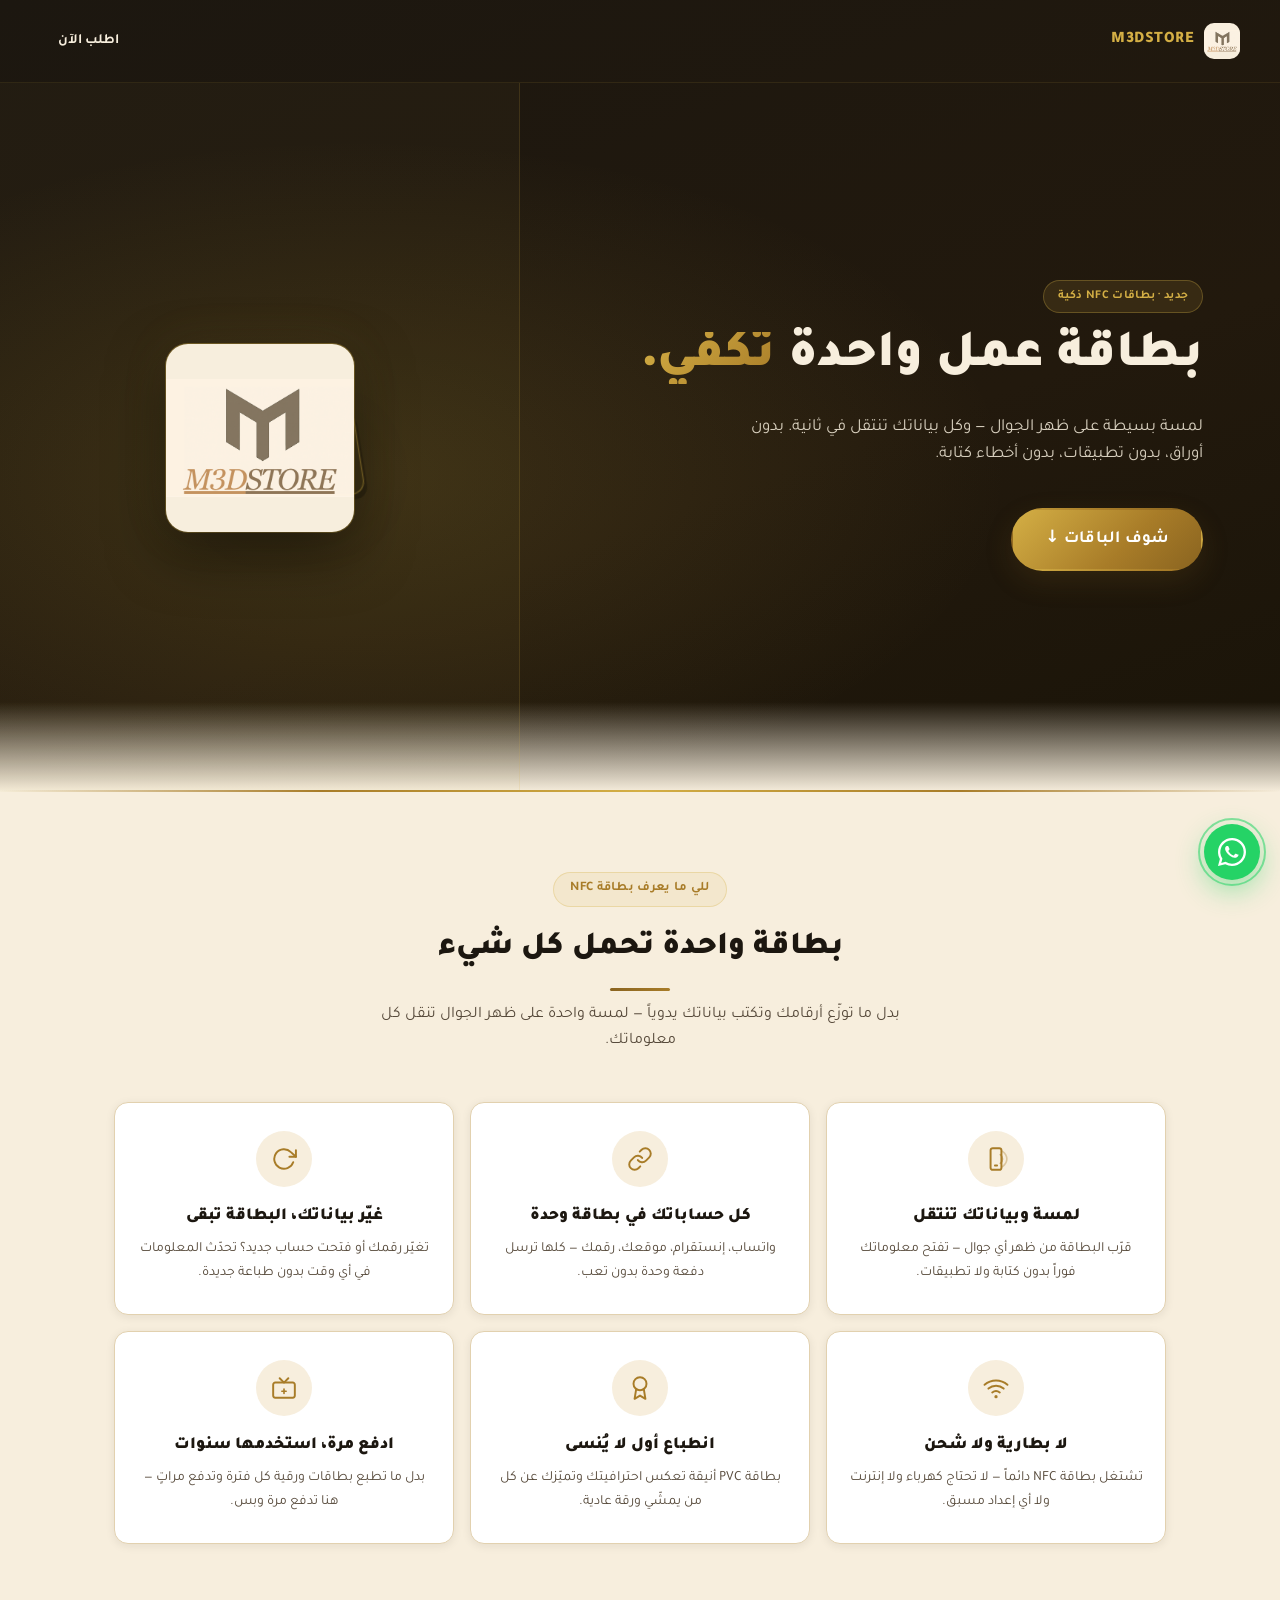
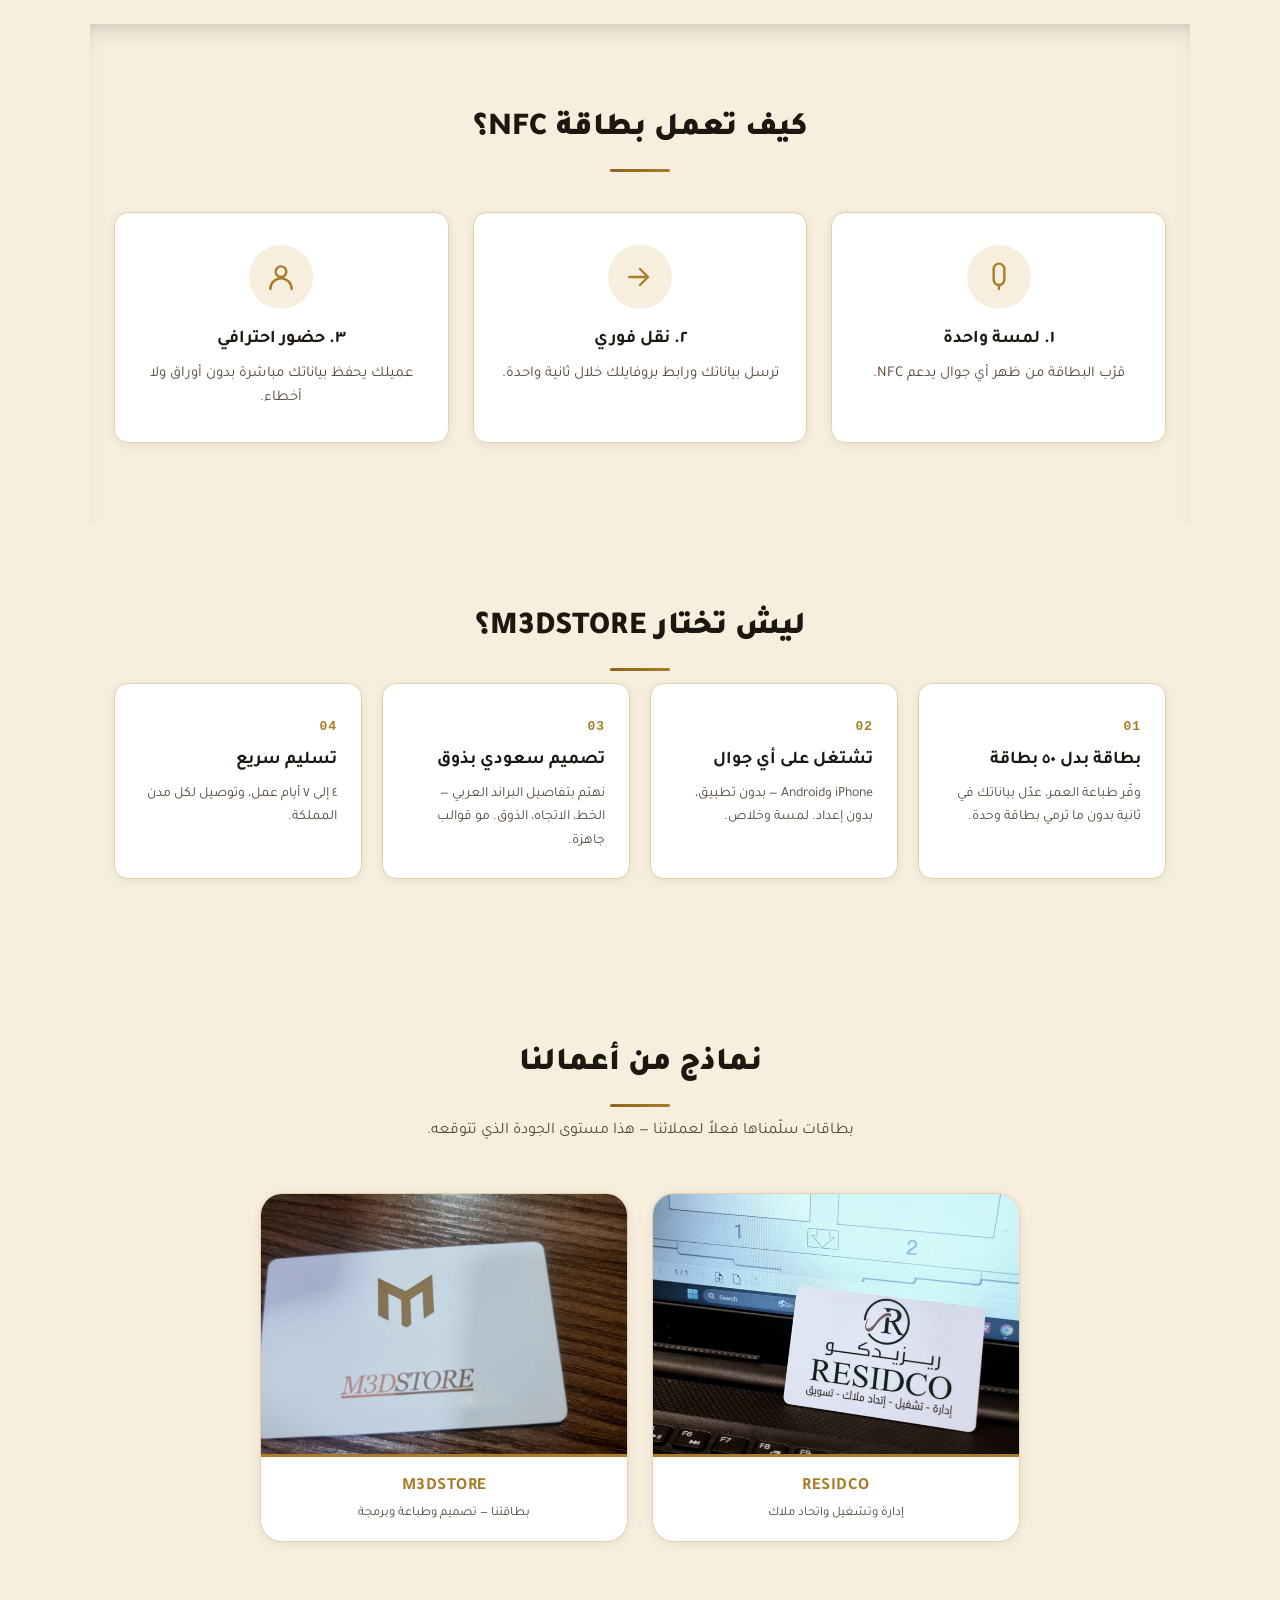
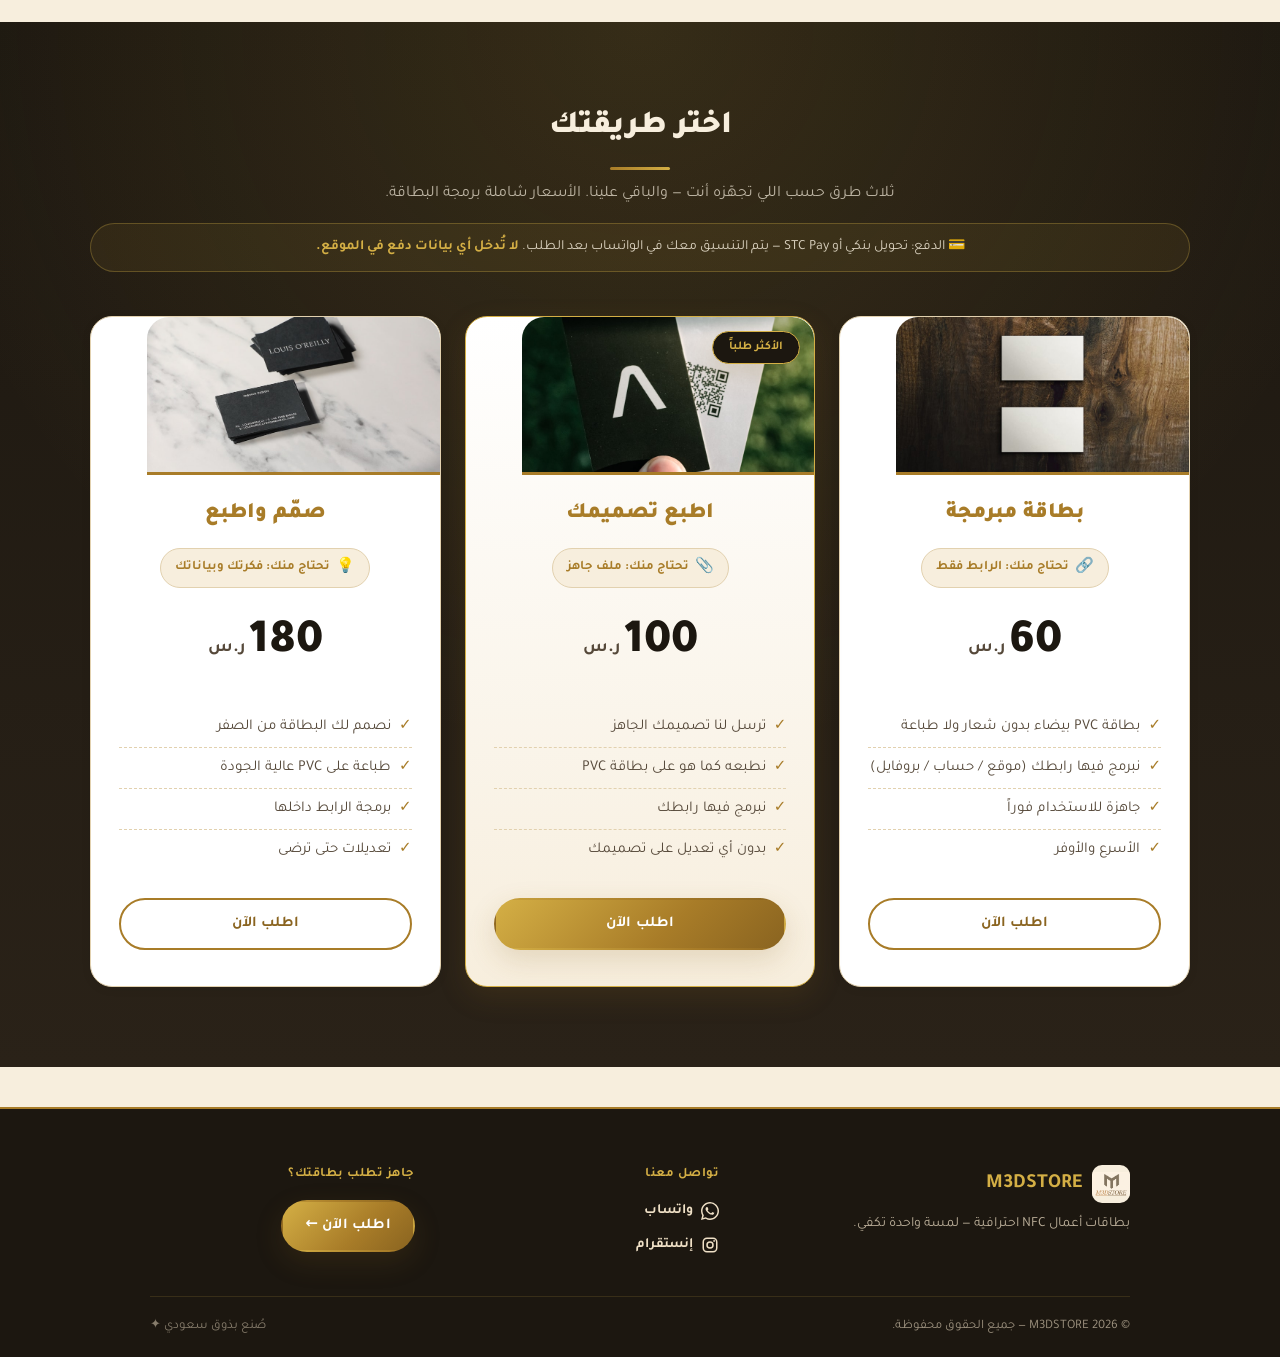
<file: index.html>
<!DOCTYPE html>
<html lang="ar" dir="rtl">
<head>
  <meta charset="UTF-8" />
  <meta name="viewport" content="width=device-width, initial-scale=1.0" />
  <title>M3DSTORE — بطاقات أعمال ذكية NFC</title>
  <meta name="description" content="بطاقات أعمال NFC من نوع PVC مع تصميم وطباعة احترافية. اطلب بطاقتك الذكية بلمسة واحدة." />
  <link rel="preconnect" href="https://fonts.googleapis.com" />
  <link rel="preconnect" href="https://fonts.gstatic.com" crossorigin />
  <link href="https://fonts.googleapis.com/css2?family=Tajawal:wght@400;500;700;900&display=swap" rel="stylesheet" />
  <link rel="stylesheet" href="assets/css/styles.css" />
</head>
<body>

  <header class="hero">
    <nav class="nav">
      <div class="nav-brand">
        <img src="assets/images/logo.png" alt="M3DSTORE" class="nav-logo" onerror="this.style.display='none'" />
        <span class="nav-name">M3DSTORE</span>
      </div>
      <a href="#packages" class="btn btn-ghost">اطلب الآن</a>
    </nav>

    <div class="hero-poster">
      <div class="hero-poster-text">
        <span class="hero-eyebrow">جديد · بطاقات NFC ذكية</span>
        <h1 class="hero-title">بطاقة عمل واحدة <span class="accent">تكفي.</span></h1>
        <p class="hero-sub">لمسة بسيطة على ظهر الجوال — وكل بياناتك تنتقل في ثانية. بدون أوراق، بدون تطبيقات، بدون أخطاء كتابة.</p>
        <a href="#packages" class="btn btn-primary btn-lg">شوف الباقات ↓</a>
      </div>
      <div class="hero-poster-visual">
        <div class="hero-logo-wrap">
          <span class="nfc-wave"></span>
          <span class="nfc-wave"></span>
          <span class="nfc-wave"></span>
          <svg class="hero-nfc-card" viewBox="0 0 200 200" fill="none" xmlns="http://www.w3.org/2000/svg" aria-hidden="true">
            <rect x="30" y="63" width="144" height="90" rx="13" fill="rgba(0,0,0,0.28)" transform="translate(3,6)"/>
            <rect x="30" y="63" width="144" height="90" rx="13" fill="rgba(212,175,69,0.09)" stroke="rgba(212,175,69,0.45)" stroke-width="1.5"/>
            <rect x="31.5" y="64.5" width="141" height="26" rx="12" fill="rgba(255,255,255,0.03)"/>
            <rect x="44" y="84" width="30" height="22" rx="5" fill="rgba(212,175,69,0.2)" stroke="rgba(212,175,69,0.5)" stroke-width="1"/>
            <line x1="44" y1="90" x2="74" y2="90" stroke="rgba(212,175,69,0.25)" stroke-width="0.8"/>
            <line x1="44" y1="96" x2="74" y2="96" stroke="rgba(212,175,69,0.25)" stroke-width="0.8"/>
            <line x1="44" y1="102" x2="74" y2="102" stroke="rgba(212,175,69,0.25)" stroke-width="0.8"/>
            <line x1="54" y1="84" x2="54" y2="106" stroke="rgba(212,175,69,0.25)" stroke-width="0.8"/>
            <line x1="64" y1="84" x2="64" y2="106" stroke="rgba(212,175,69,0.25)" stroke-width="0.8"/>
            <path d="M116 90 Q127 98 116 106" fill="none" stroke="#D4AF45" stroke-width="2.5" stroke-linecap="round"/>
            <path d="M124 84 Q140 98 124 112" fill="none" stroke="rgba(212,175,69,0.65)" stroke-width="2" stroke-linecap="round"/>
            <path d="M132 78 Q154 98 132 118" fill="none" stroke="rgba(212,175,69,0.3)" stroke-width="1.8" stroke-linecap="round"/>
            <rect x="44" y="124" width="56" height="5" rx="2.5" fill="rgba(212,175,69,0.45)"/>
            <rect x="44" y="134" width="38" height="4" rx="2" fill="rgba(212,175,69,0.22)"/>
          </svg>
          <img src="assets/images/logo.png" alt="شعار M3DSTORE" class="hero-logo" onerror="this.style.display='none'" />
        </div>
      </div>
    </div>
  </header>

  <section class="section nfc-intro" data-reveal>
    <span class="intro-tag">للي ما يعرف بطاقة NFC</span>
    <h2 class="section-title">بطاقة واحدة تحمل كل شيء</h2>
    <p class="section-sub">بدل ما توزّع أرقامك وتكتب بياناتك يدوياً — لمسة واحدة على ظهر الجوال تنقل كل معلوماتك.</p>
    <div class="intro-grid">

      <div class="intro-card">
        <div class="intro-icon">
          <svg viewBox="0 0 24 24" fill="none" stroke="currentColor" stroke-width="1.8" stroke-linecap="round" stroke-linejoin="round" aria-hidden="true">
            <rect x="7" y="2" width="10" height="20" rx="2"/>
            <path d="M11 18h2"/>
            <path d="M16 8q2 1.5 2 4t-2 4" stroke-width="1.5" opacity=".6"/>
            <path d="M18 5q4 3 4 7t-4 7" stroke-width="1.5" opacity=".35"/>
          </svg>
        </div>
        <h3>لمسة وبياناتك تنتقل</h3>
        <p>قرّب البطاقة من ظهر أي جوال — تفتح معلوماتك فوراً بدون كتابة ولا تطبيقات.</p>
      </div>

      <div class="intro-card">
        <div class="intro-icon">
          <svg viewBox="0 0 24 24" fill="none" stroke="currentColor" stroke-width="1.8" stroke-linecap="round" stroke-linejoin="round" aria-hidden="true">
            <path d="M10 13a5 5 0 0 0 7.54.54l3-3a5 5 0 0 0-7.07-7.07l-1.72 1.71"/>
            <path d="M14 11a5 5 0 0 0-7.54-.54l-3 3a5 5 0 0 0 7.07 7.07l1.71-1.71"/>
          </svg>
        </div>
        <h3>كل حساباتك في بطاقة وحدة</h3>
        <p>واتساب، إنستقرام، موقعك، رقمك — كلها ترسل دفعة وحدة بدون تعب.</p>
      </div>

      <div class="intro-card">
        <div class="intro-icon">
          <svg viewBox="0 0 24 24" fill="none" stroke="currentColor" stroke-width="1.8" stroke-linecap="round" stroke-linejoin="round" aria-hidden="true">
            <polyline points="23 4 23 10 17 10"/>
            <path d="M20.49 15a9 9 0 1 1-2.12-9.36L23 10"/>
          </svg>
        </div>
        <h3>غيّر بياناتك، البطاقة تبقى</h3>
        <p>تغيّر رقمك أو فتحت حساب جديد؟ تحدّث المعلومات في أي وقت بدون طباعة جديدة.</p>
      </div>

      <div class="intro-card">
        <div class="intro-icon">
          <svg viewBox="0 0 24 24" fill="none" stroke="currentColor" stroke-width="1.8" stroke-linecap="round" stroke-linejoin="round" aria-hidden="true">
            <path d="M5 12.55a11 11 0 0 1 14.08 0"/>
            <path d="M1.42 9a16 16 0 0 1 21.16 0"/>
            <path d="M8.53 16.11a6 6 0 0 1 6.95 0"/>
            <line x1="12" y1="20" x2="12.01" y2="20" stroke-width="3"/>
          </svg>
        </div>
        <h3>لا بطارية ولا شحن</h3>
        <p>تشتغل بطاقة NFC دائماً — لا تحتاج كهرباء ولا إنترنت ولا أي إعداد مسبق.</p>
      </div>

      <div class="intro-card">
        <div class="intro-icon">
          <svg viewBox="0 0 24 24" fill="none" stroke="currentColor" stroke-width="1.8" stroke-linecap="round" stroke-linejoin="round" aria-hidden="true">
            <circle cx="12" cy="8" r="6"/>
            <path d="M15.477 12.89L17 22l-5-3-5 3 1.523-9.11"/>
          </svg>
        </div>
        <h3>انطباع أول لا يُنسى</h3>
        <p>بطاقة PVC أنيقة تعكس احترافيتك وتميّزك عن كل من يمشّي ورقة عادية.</p>
      </div>

      <div class="intro-card">
        <div class="intro-icon">
          <svg viewBox="0 0 24 24" fill="none" stroke="currentColor" stroke-width="1.8" stroke-linecap="round" stroke-linejoin="round" aria-hidden="true">
            <path d="M20 7H4a2 2 0 0 0-2 2v10a2 2 0 0 0 2 2h16a2 2 0 0 0 2-2V9a2 2 0 0 0-2-2z"/>
            <path d="M16 3l-4 4-4-4"/>
            <path d="M12 13v4M10 15h4" stroke-width="1.5"/>
          </svg>
        </div>
        <h3>ادفع مرة، استخدمها سنوات</h3>
        <p>بدل ما تطبع بطاقات ورقية كل فترة وتدفع مراتٍ — هنا تدفع مرة وبس.</p>
      </div>

    </div>
  </section>

  <section class="section how" id="how" data-reveal>
    <h2 class="section-title">كيف تعمل بطاقة NFC؟</h2>
    <div class="steps">
      <div class="step">
        <div class="step-icon" aria-hidden="true">
          <svg viewBox="0 0 24 24" fill="none" stroke="currentColor" stroke-width="1.8" stroke-linecap="round" stroke-linejoin="round">
            <path d="M12 2a4 4 0 0 0-4 4v8a4 4 0 0 0 8 0V6a4 4 0 0 0-4-4z"/>
            <path d="M12 18v3"/>
          </svg>
        </div>
        <h3>١. لمسة واحدة</h3>
        <p>قرّب البطاقة من ظهر أي جوال يدعم NFC.</p>
      </div>
      <div class="step">
        <div class="step-icon" aria-hidden="true">
          <svg viewBox="0 0 24 24" fill="none" stroke="currentColor" stroke-width="1.8" stroke-linecap="round" stroke-linejoin="round">
            <path d="M4 12h12"/>
            <path d="M12 6l6 6-6 6"/>
          </svg>
        </div>
        <h3>٢. نقل فوري</h3>
        <p>ترسل بياناتك ورابط بروفايلك خلال ثانية واحدة.</p>
      </div>
      <div class="step">
        <div class="step-icon" aria-hidden="true">
          <svg viewBox="0 0 24 24" fill="none" stroke="currentColor" stroke-width="1.8" stroke-linecap="round" stroke-linejoin="round">
            <circle cx="12" cy="8" r="4"/>
            <path d="M4 21a8 8 0 0 1 16 0"/>
          </svg>
        </div>
        <h3>٣. حضور احترافي</h3>
        <p>عميلك يحفظ بياناتك مباشرة بدون أوراق ولا أخطاء.</p>
      </div>
    </div>
  </section>

  <section class="section why" data-reveal>
    <h2 class="section-title">ليش تختار M3DSTORE؟</h2>
    <div class="why-grid">
      <div class="why-item">
        <span class="why-num">01</span>
        <h3>بطاقة بدل ٥٠ بطاقة</h3>
        <p>وفّر طباعة العمر، عدّل بياناتك في ثانية بدون ما ترمي بطاقة وحدة.</p>
      </div>
      <div class="why-item">
        <span class="why-num">02</span>
        <h3>تشتغل على أي جوال</h3>
        <p>iPhone وAndroid — بدون تطبيق، بدون إعداد. لمسة وخلاص.</p>
      </div>
      <div class="why-item">
        <span class="why-num">03</span>
        <h3>تصميم سعودي بذوق</h3>
        <p>نهتم بتفاصيل البراند العربي — الخط، الاتجاه، الذوق. مو قوالب جاهزة.</p>
      </div>
      <div class="why-item">
        <span class="why-num">04</span>
        <h3>تسليم سريع</h3>
        <p>٤ إلى ٧ أيام عمل، وتوصيل لكل مدن المملكة.</p>
      </div>
    </div>
  </section>

  <section class="section work" data-reveal>
    <h2 class="section-title">نماذج من أعمالنا</h2>
    <p class="section-sub">بطاقات سلّمناها فعلاً لعملائنا — هذا مستوى الجودة الذي تتوقعه.</p>
    <div class="work-grid">
      <figure class="work-item">
        <img src="assets/images/work-residco.jpg" alt="بطاقة NFC لشركة RESIDCO لإدارة الأملاك" loading="lazy" onerror="this.closest('.work-item').style.display='none'" />
        <figcaption>
          <strong>RESIDCO</strong>
          <span>إدارة وتشغيل واتحاد ملاك</span>
        </figcaption>
      </figure>
      <figure class="work-item">
        <img src="assets/images/work-m3dstore.jpg" alt="بطاقة NFC بشعار M3DSTORE" loading="lazy" onerror="this.closest('.work-item').style.display='none'" />
        <figcaption>
          <strong>M3DSTORE</strong>
          <span>بطاقتنا — تصميم وطباعة وبرمجة</span>
        </figcaption>
      </figure>
    </div>
  </section>

  <section class="section packages" id="packages" data-reveal>
    <h2 class="section-title">اختر طريقتك</h2>
    <p class="section-sub">ثلاث طرق حسب اللي تجهّزه أنت — والباقي علينا. الأسعار شاملة برمجة البطاقة.</p>
    <p class="pay-note">💳 الدفع: تحويل بنكي أو STC Pay — يتم التنسيق معك في الواتساب بعد الطلب. <strong>لا تُدخل أي بيانات دفع في الموقع.</strong></p>

    <div class="cards">
      <article class="card">
        <img class="card-img" src="assets/images/card-programmed.jpg" alt="بطاقة PVC بيضاء بدون طباعة" loading="lazy" />
        <h3 class="card-name">بطاقة مبرمجة</h3>
        <div class="card-need"><span class="card-need-ico">🔗</span> تحتاج منك: الرابط فقط</div>
        <div class="card-price"><span class="num">60</span> <span class="cur">ر.س</span></div>
        <ul class="card-list">
          <li>بطاقة PVC بيضاء بدون شعار ولا طباعة</li>
          <li>نبرمج فيها رابطك (موقع / حساب / بروفايل)</li>
          <li>جاهزة للاستخدام فوراً</li>
          <li>الأسرع والأوفر</li>
        </ul>
        <a class="btn btn-outline" href="order.html?service=programmed">اطلب الآن</a>
      </article>

      <article class="card card-featured">
        <div class="card-badge">الأكثر طلباً</div>
        <img class="card-img" src="assets/images/card-print.jpg" alt="بطاقات بشعارات جاهزة للطباعة" loading="lazy" />
        <h3 class="card-name">اطبع تصميمك</h3>
        <div class="card-need"><span class="card-need-ico">📎</span> تحتاج منك: ملف جاهز</div>
        <div class="card-price"><span class="num">100</span> <span class="cur">ر.س</span></div>
        <ul class="card-list">
          <li>ترسل لنا تصميمك الجاهز</li>
          <li>نطبعه كما هو على بطاقة PVC</li>
          <li>نبرمج فيها رابطك</li>
          <li>بدون أي تعديل على تصميمك</li>
        </ul>
        <a class="btn btn-primary" href="order.html?service=print">اطلب الآن</a>
      </article>

      <article class="card">
        <img class="card-img" src="assets/images/card-design.jpg" alt="بطاقة أعمال مصممة باحترافية" loading="lazy" />
        <h3 class="card-name">صمّم واطبع</h3>
        <div class="card-need"><span class="card-need-ico">💡</span> تحتاج منك: فكرتك وبياناتك</div>
        <div class="card-price"><span class="num">180</span> <span class="cur">ر.س</span></div>
        <ul class="card-list">
          <li>نصمم لك البطاقة من الصفر</li>
          <li>طباعة على PVC عالية الجودة</li>
          <li>برمجة الرابط داخلها</li>
          <li>تعديلات حتى ترضى</li>
        </ul>
        <a class="btn btn-outline" href="order.html?service=design">اطلب الآن</a>
      </article>
    </div>
  </section>

  <footer class="footer">
    <div class="footer-inner">
      <div class="footer-main">
        <div class="footer-brand">
          <div class="footer-brand-top">
            <img src="assets/images/logo.png" alt="M3DSTORE" class="footer-logo" onerror="this.style.display='none'" />
            <strong>M3DSTORE</strong>
          </div>
          <span>بطاقات أعمال NFC احترافية — لمسة واحدة تكفي.</span>
        </div>
        <div class="footer-contact">
          <h4 class="footer-col-title">تواصل معنا</h4>
          <div class="footer-links">
            <a href="https://wa.me/966566123883?text=السلام%20عليكم،%20عندي%20استفسار%20عن%20بطاقات%20NFC" target="_blank" rel="noopener">
              <svg viewBox="0 0 24 24" fill="currentColor" aria-hidden="true"><path d="M20.5 3.5A11.9 11.9 0 0 0 12 0C5.4 0 0 5.4 0 12c0 2.1.6 4.2 1.6 6L0 24l6.2-1.6A12 12 0 0 0 12 24c6.6 0 12-5.4 12-12 0-3.2-1.2-6.2-3.5-8.5zM12 22a10 10 0 0 1-5.1-1.4l-.4-.2-3.7 1 1-3.6-.2-.4A10 10 0 1 1 22 12c0 5.5-4.5 10-10 10zm5.5-7.5c-.3-.1-1.8-.9-2-1s-.5-.1-.7.1-.8 1-1 1.2-.4.2-.7.1c-.3-.1-1.3-.5-2.4-1.5-.9-.8-1.5-1.8-1.7-2.1s0-.4.1-.6c.1-.1.3-.3.4-.5.1-.1.2-.3.3-.4.1-.2 0-.4 0-.5l-.9-2.1c-.2-.5-.4-.4-.6-.4h-.5c-.2 0-.5.1-.7.3-.3.3-1 .9-1 2.2 0 1.3.9 2.5 1.1 2.7.1.2 1.9 3 4.7 4.2.7.3 1.2.5 1.6.6.7.2 1.3.2 1.8.1.5-.1 1.8-.7 2-1.4.3-.7.3-1.3.2-1.4-.1-.1-.3-.2-.6-.3z"/></svg>
              واتساب
            </a>
            <a href="https://instagram.com/M3dStore2026" target="_blank" rel="noopener">
              <svg viewBox="0 0 24 24" fill="none" stroke="currentColor" stroke-width="2" aria-hidden="true"><rect x="3" y="3" width="18" height="18" rx="5"/><circle cx="12" cy="12" r="4"/><circle cx="17.5" cy="6.5" r="1.2" fill="currentColor" stroke="none"/></svg>
              إنستقرام
            </a>
          </div>
        </div>
        <div class="footer-cta">
          <h4 class="footer-col-title">جاهز تطلب بطاقتك؟</h4>
          <a href="#packages" class="btn btn-primary">اطلب الآن ←</a>
        </div>
      </div>
      <div class="footer-bottom">
        <div class="footer-copy">© <span id="year"></span> M3DSTORE — جميع الحقوق محفوظة.</div>
        <div class="footer-tagline">صُنع بذوق سعودي ✦</div>
      </div>
    </div>
  </footer>

  <a href="https://wa.me/966566123883?text=السلام%20عليكم،%20عندي%20استفسار%20عن%20بطاقات%20NFC" target="_blank" rel="noopener" class="wa-fab" aria-label="تواصل واتساب">
    <svg viewBox="0 0 24 24" width="28" height="28" fill="currentColor" aria-hidden="true">
      <path d="M20.5 3.5A11.9 11.9 0 0 0 12 0C5.4 0 0 5.4 0 12c0 2.1.6 4.2 1.6 6L0 24l6.2-1.6A12 12 0 0 0 12 24c6.6 0 12-5.4 12-12 0-3.2-1.2-6.2-3.5-8.5zM12 22a10 10 0 0 1-5.1-1.4l-.4-.2-3.7 1 1-3.6-.2-.4A10 10 0 1 1 22 12c0 5.5-4.5 10-10 10zm5.5-7.5c-.3-.1-1.8-.9-2-1s-.5-.1-.7.1-.8 1-1 1.2-.4.2-.7.1c-.3-.1-1.3-.5-2.4-1.5-.9-.8-1.5-1.8-1.7-2.1s0-.4.1-.6c.1-.1.3-.3.4-.5.1-.1.2-.3.3-.4.1-.2 0-.4 0-.5l-.9-2.1c-.2-.5-.4-.4-.6-.4h-.5c-.2 0-.5.1-.7.3-.3.3-1 .9-1 2.2 0 1.3.9 2.5 1.1 2.7.1.2 1.9 3 4.7 4.2.7.3 1.2.5 1.6.6.7.2 1.3.2 1.8.1.5-.1 1.8-.7 2-1.4.3-.7.3-1.3.2-1.4-.1-.1-.3-.2-.6-.3z"/>
    </svg>
  </a>

  <script src="assets/js/script.js"></script>
</body>
</html>
</file>
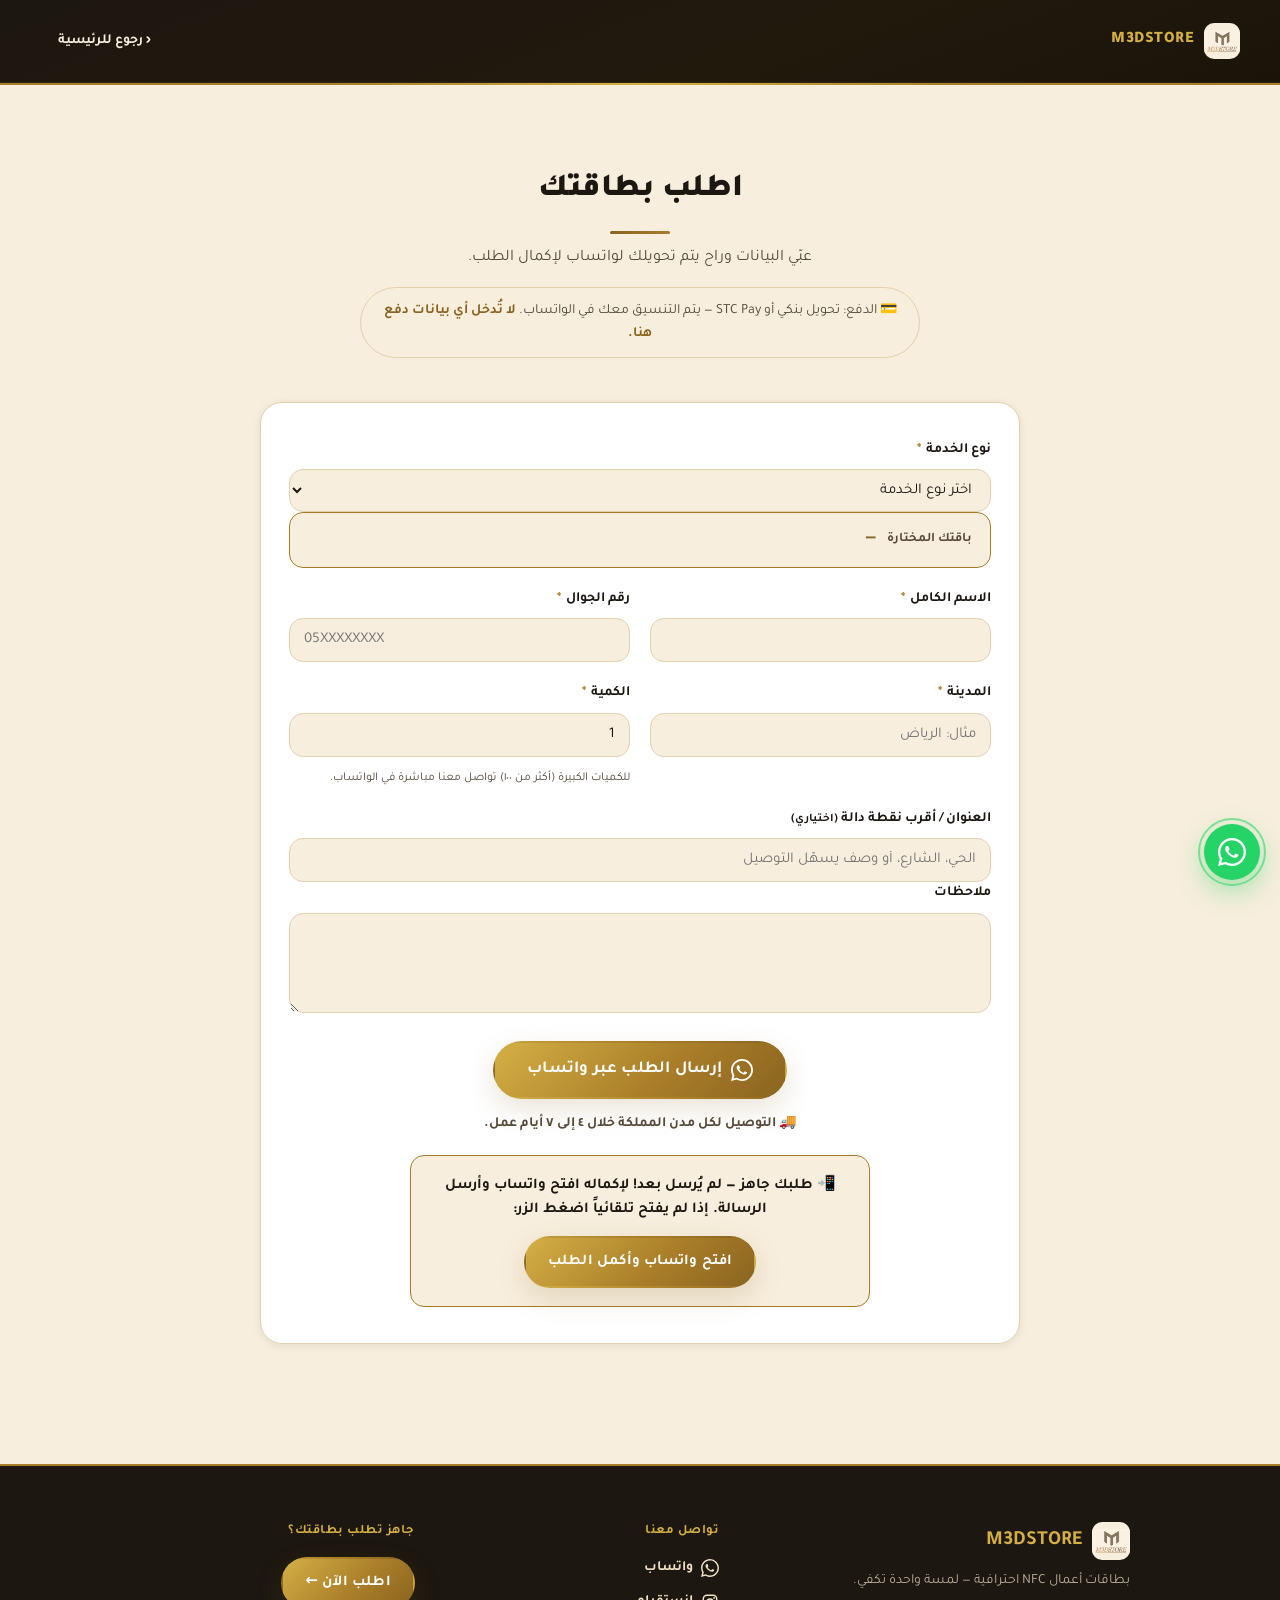
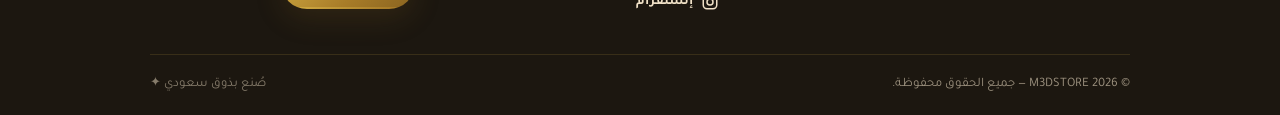
<file: order.html>
<!DOCTYPE html>
<html lang="ar" dir="rtl">
<head>
  <meta charset="UTF-8" />
  <meta name="viewport" content="width=device-width, initial-scale=1.0" />
  <title>اطلب بطاقتك — M3DSTORE</title>
  <meta name="description" content="أكمل طلب بطاقة NFC: اختر النوع وعبّي بياناتك ليتم تحويلك لواتساب." />
  <link rel="preconnect" href="https://fonts.googleapis.com" />
  <link rel="preconnect" href="https://fonts.gstatic.com" crossorigin />
  <link href="https://fonts.googleapis.com/css2?family=Tajawal:wght@400;500;700;900&display=swap" rel="stylesheet" />
  <link rel="stylesheet" href="assets/css/styles.css" />
</head>
<body>

  <header class="order-top">
    <nav class="nav">
      <a class="nav-brand" href="index.html">
        <img src="assets/images/logo.png" alt="M3DSTORE" class="nav-logo" onerror="this.style.display='none'" />
        <span class="nav-name">M3DSTORE</span>
      </a>
      <a href="index.html" class="btn btn-ghost">‹ رجوع للرئيسية</a>
    </nav>
  </header>

  <section class="section order" id="order-form" data-reveal>
    <h2 class="section-title">اطلب بطاقتك</h2>
    <p class="section-sub">عبّي البيانات وراح يتم تحويلك لواتساب لإكمال الطلب.</p>
    <p class="pay-note">💳 الدفع: تحويل بنكي أو STC Pay — يتم التنسيق معك في الواتساب. <strong>لا تُدخل أي بيانات دفع هنا.</strong></p>

    <form class="form" id="orderForm" novalidate>
      <label class="field">
        <span>نوع الخدمة <em>*</em></span>
        <select name="service" id="serviceSelect" required>
          <option value="">اختر نوع الخدمة</option>
          <option value="بطاقة مبرمجة">بطاقة مبرمجة — 60 ر.س</option>
          <option value="اطبع تصميمك">اطبع تصميمك — 100 ر.س</option>
          <option value="صمّم واطبع">صمّم واطبع — 180 ر.س</option>
        </select>
      </label>

      <div class="order-summary" id="orderSummary" hidden>
        <span class="order-summary-label">باقتك المختارة</span>
        <span class="order-summary-name" id="summaryName">—</span>
        <span class="order-summary-price" id="summaryPrice"></span>
      </div>

      <!-- النوع ١: بطاقة مبرمجة -->
      <div class="conditional" data-for="بطاقة مبرمجة">
        <label class="field">
          <span>الرابط المراد برمجته <em>*</em></span>
          <input type="url" name="link" data-label="الرابط" placeholder="https://..." inputmode="url" required disabled />
          <small class="hint">رابط موقعك أو حسابك أو بروفايلك الذي ستفتحه البطاقة.</small>
        </label>
      </div>

      <!-- النوع ٢: اطبع تصميمك -->
      <div class="conditional" data-for="اطبع تصميمك">
        <label class="field">
          <span>الرابط المراد برمجته <em>*</em></span>
          <input type="url" name="link_print" data-label="الرابط" placeholder="https://..." inputmode="url" required disabled />
          <small class="hint">سنبرمجه داخل البطاقة بعد طباعة تصميمك.</small>
        </label>
        <label class="field">
          <span>ملف التصميم الجاهز <em>*</em></span>
          <input type="file" name="design_file" data-label="ملف التصميم" accept="image/*,.pdf,.ai,.psd" required disabled />
          <small class="hint">المواصفات: مقاس ٨٫٥×٥٫٥ سم، دقة ٣٠٠ DPI على الأقل، صيغة PDF أو PNG. سيُطلب منك إرفاقه في الواتساب بعد الإرسال.</small>
        </label>
      </div>

      <!-- النوع ٣: صمّم واطبع — نموذج طلب تصميم احترافي -->
      <div class="conditional" data-for="صمّم واطبع">
        <p class="brief-title">📋 نموذج طلب التصميم — كل ما نحتاجه لتصميم بطاقتك باحترافية:</p>

        <label class="field">
          <span>الاسم كما يظهر على البطاقة <em>*</em></span>
          <input type="text" name="b_cardname" data-label="الاسم على البطاقة" placeholder="مثال: محمد العتيبي" required disabled />
          <small class="hint">الاسم الذي سيُطبع على وجه البطاقة (قد يختلف عن اسم مقدّم الطلب).</small>
        </label>

        <div class="form-row">
          <label class="field">
            <span>المسمى الوظيفي</span>
            <input type="text" name="b_title" data-label="المسمى الوظيفي" placeholder="مثال: مدير تنفيذي" disabled />
          </label>
          <label class="field">
            <span>اسم الشركة / النشاط</span>
            <input type="text" name="b_company" data-label="الشركة / النشاط" disabled />
          </label>
        </div>

        <div class="form-row">
          <label class="field">
            <span>البريد الإلكتروني</span>
            <input type="email" name="b_email" data-label="الإيميل" placeholder="name@example.com" disabled />
          </label>
          <label class="field">
            <span>الموقع / الرابط المراد برمجته <em>*</em></span>
            <input type="url" name="b_link" data-label="الرابط" placeholder="https://..." required disabled />
          </label>
        </div>

        <label class="field">
          <span>الحسابات التي تريد إظهارها على البطاقة</span>
          <input type="text" name="b_socials" data-label="الحسابات" placeholder="إنستقرام، تويتر/X، لينكدإن، سناب..." disabled />
        </label>

        <div class="form-row">
          <label class="field">
            <span>هل لديك شعار؟ <em>*</em></span>
            <select name="b_logo" data-label="الشعار" required disabled>
              <option value="">اختر</option>
              <option value="نعم، لدي شعار وسأرفقه">نعم، لدي شعار وسأرفقه</option>
              <option value="لا، أحتاج تصميم شعار">لا، أحتاج تصميم شعار</option>
            </select>
          </label>
          <label class="field">
            <span>الستايل المفضل <em>*</em></span>
            <select name="b_style" data-label="الستايل" required disabled>
              <option value="">اختر</option>
              <option value="عصري / بسيط">عصري / بسيط (Minimal)</option>
              <option value="فخم / راقي">فخم / راقي (Luxury)</option>
              <option value="كلاسيكي">كلاسيكي</option>
              <option value="جريء / ملوّن">جريء / ملوّن</option>
              <option value="غير متأكد، اقترحوا علي">غير متأكد، اقترحوا علي</option>
            </select>
          </label>
        </div>

        <label class="field">
          <span>الألوان المفضلة</span>
          <input type="text" name="b_colors" data-label="الألوان" placeholder="مثال: أسود وذهبي — أو ألوان شعاري" disabled />
        </label>

        <label class="field">
          <span>جملة أو شعار تسويقي (اختياري)</span>
          <input type="text" name="b_slogan" data-label="الجملة التسويقية" disabled />
        </label>

        <label class="field">
          <span>تفاصيل إضافية أو أمثلة تعجبك (اختياري)</span>
          <textarea name="b_refs" data-label="تفاصيل إضافية" rows="3" placeholder="أرفق في الواتساب صوراً لبطاقات أعجبتك، أو اكتب أي ملاحظة تساعد المصمم." disabled></textarea>
        </label>
      </div>

      <div class="form-row">
        <label class="field">
          <span>الاسم الكامل <em>*</em></span>
          <input type="text" name="name" required autocomplete="name" />
        </label>
        <label class="field">
          <span>رقم الجوال <em>*</em></span>
          <input type="tel" name="phone" required inputmode="tel" placeholder="05XXXXXXXX" autocomplete="tel" pattern="05[0-9]{8}" title="أدخل رقم جوال سعودي صحيح يبدأ بـ 05 (10 أرقام)" />
        </label>
      </div>

      <div class="form-row">
        <label class="field">
          <span>المدينة <em>*</em></span>
          <input type="text" name="city" required autocomplete="address-level2" placeholder="مثال: الرياض" />
        </label>
        <label class="field">
          <span>الكمية <em>*</em></span>
          <input type="number" name="quantity" required min="1" max="100" value="1" />
          <small class="hint">للكميات الكبيرة (أكثر من ١٠٠) تواصل معنا مباشرة في الواتساب.</small>
        </label>
      </div>

      <label class="field">
        <span>العنوان / أقرب نقطة دالة <small>(اختياري)</small></span>
        <input type="text" name="address" autocomplete="street-address" placeholder="الحي، الشارع، أو وصف يسهّل التوصيل" />
      </label>

      <label class="field">
        <span>ملاحظات</span>
        <textarea name="notes" rows="3"></textarea>
      </label>

      <div class="form-actions">
        <button type="submit" class="btn btn-primary btn-lg">
          <svg viewBox="0 0 24 24" width="22" height="22" fill="currentColor" aria-hidden="true">
            <path d="M20.5 3.5A11.9 11.9 0 0 0 12 0C5.4 0 0 5.4 0 12c0 2.1.6 4.2 1.6 6L0 24l6.2-1.6A12 12 0 0 0 12 24c6.6 0 12-5.4 12-12 0-3.2-1.2-6.2-3.5-8.5zM12 22a10 10 0 0 1-5.1-1.4l-.4-.2-3.7 1 1-3.6-.2-.4A10 10 0 1 1 22 12c0 5.5-4.5 10-10 10zm5.5-7.5c-.3-.1-1.8-.9-2-1s-.5-.1-.7.1-.8 1-1 1.2-.4.2-.7.1c-.3-.1-1.3-.5-2.4-1.5-.9-.8-1.5-1.8-1.7-2.1s0-.4.1-.6c.1-.1.3-.3.4-.5.1-.1.2-.3.3-.4.1-.2 0-.4 0-.5l-.9-2.1c-.2-.5-.4-.4-.6-.4h-.5c-.2 0-.5.1-.7.3-.3.3-1 .9-1 2.2 0 1.3.9 2.5 1.1 2.7.1.2 1.9 3 4.7 4.2.7.3 1.2.5 1.6.6.7.2 1.3.2 1.8.1.5-.1 1.8-.7 2-1.4.3-.7.3-1.3.2-1.4-.1-.1-.3-.2-.6-.3z"/>
          </svg>
          إرسال الطلب عبر واتساب
        </button>
        <p class="delivery-note">🚚 التوصيل لكل مدن المملكة خلال ٤ إلى ٧ أيام عمل.</p>
        <p class="form-note" id="formNote" hidden>
          📎 لا تنسى إرفاق صورة الشعار/التصميم في محادثة الواتساب.
        </p>
        <div class="form-sent" id="formSent" hidden>
          📲 طلبك جاهز — لم يُرسل بعد! لإكماله افتح واتساب وأرسل الرسالة. إذا لم يفتح تلقائياً اضغط الزر:
          <a class="btn btn-primary" id="waFallback" href="#" target="_blank" rel="noopener">افتح واتساب وأكمل الطلب</a>
        </div>
      </div>
    </form>
  </section>

  <footer class="footer">
    <div class="footer-inner">
      <div class="footer-main">
        <div class="footer-brand">
          <div class="footer-brand-top">
            <img src="assets/images/logo.png" alt="M3DSTORE" class="footer-logo" onerror="this.style.display='none'" />
            <strong>M3DSTORE</strong>
          </div>
          <span>بطاقات أعمال NFC احترافية — لمسة واحدة تكفي.</span>
        </div>
        <div class="footer-contact">
          <h4 class="footer-col-title">تواصل معنا</h4>
          <div class="footer-links">
            <a href="https://wa.me/966566123883?text=السلام%20عليكم،%20عندي%20استفسار%20عن%20بطاقات%20NFC" target="_blank" rel="noopener">
              <svg viewBox="0 0 24 24" fill="currentColor" aria-hidden="true"><path d="M20.5 3.5A11.9 11.9 0 0 0 12 0C5.4 0 0 5.4 0 12c0 2.1.6 4.2 1.6 6L0 24l6.2-1.6A12 12 0 0 0 12 24c6.6 0 12-5.4 12-12 0-3.2-1.2-6.2-3.5-8.5zM12 22a10 10 0 0 1-5.1-1.4l-.4-.2-3.7 1 1-3.6-.2-.4A10 10 0 1 1 22 12c0 5.5-4.5 10-10 10zm5.5-7.5c-.3-.1-1.8-.9-2-1s-.5-.1-.7.1-.8 1-1 1.2-.4.2-.7.1c-.3-.1-1.3-.5-2.4-1.5-.9-.8-1.5-1.8-1.7-2.1s0-.4.1-.6c.1-.1.3-.3.4-.5.1-.1.2-.3.3-.4.1-.2 0-.4 0-.5l-.9-2.1c-.2-.5-.4-.4-.6-.4h-.5c-.2 0-.5.1-.7.3-.3.3-1 .9-1 2.2 0 1.3.9 2.5 1.1 2.7.1.2 1.9 3 4.7 4.2.7.3 1.2.5 1.6.6.7.2 1.3.2 1.8.1.5-.1 1.8-.7 2-1.4.3-.7.3-1.3.2-1.4-.1-.1-.3-.2-.6-.3z"/></svg>
              واتساب
            </a>
            <a href="https://instagram.com/M3dStore2026" target="_blank" rel="noopener">
              <svg viewBox="0 0 24 24" fill="none" stroke="currentColor" stroke-width="2" aria-hidden="true"><rect x="3" y="3" width="18" height="18" rx="5"/><circle cx="12" cy="12" r="4"/><circle cx="17.5" cy="6.5" r="1.2" fill="currentColor" stroke="none"/></svg>
              إنستقرام
            </a>
          </div>
        </div>
        <div class="footer-cta">
          <h4 class="footer-col-title">جاهز تطلب بطاقتك؟</h4>
          <a href="index.html#packages" class="btn btn-primary">اطلب الآن ←</a>
        </div>
      </div>
      <div class="footer-bottom">
        <div class="footer-copy">© <span id="year"></span> M3DSTORE — جميع الحقوق محفوظة.</div>
        <div class="footer-tagline">صُنع بذوق سعودي ✦</div>
      </div>
    </div>
  </footer>

  <a href="https://wa.me/966566123883?text=السلام%20عليكم،%20عندي%20استفسار%20عن%20بطاقات%20NFC" target="_blank" rel="noopener" class="wa-fab" aria-label="تواصل واتساب">
    <svg viewBox="0 0 24 24" width="28" height="28" fill="currentColor" aria-hidden="true">
      <path d="M20.5 3.5A11.9 11.9 0 0 0 12 0C5.4 0 0 5.4 0 12c0 2.1.6 4.2 1.6 6L0 24l6.2-1.6A12 12 0 0 0 12 24c6.6 0 12-5.4 12-12 0-3.2-1.2-6.2-3.5-8.5zM12 22a10 10 0 0 1-5.1-1.4l-.4-.2-3.7 1 1-3.6-.2-.4A10 10 0 1 1 22 12c0 5.5-4.5 10-10 10zm5.5-7.5c-.3-.1-1.8-.9-2-1s-.5-.1-.7.1-.8 1-1 1.2-.4.2-.7.1c-.3-.1-1.3-.5-2.4-1.5-.9-.8-1.5-1.8-1.7-2.1s0-.4.1-.6c.1-.1.3-.3.4-.5.1-.1.2-.3.3-.4.1-.2 0-.4 0-.5l-.9-2.1c-.2-.5-.4-.4-.6-.4h-.5c-.2 0-.5.1-.7.3-.3.3-1 .9-1 2.2 0 1.3.9 2.5 1.1 2.7.1.2 1.9 3 4.7 4.2.7.3 1.2.5 1.6.6.7.2 1.3.2 1.8.1.5-.1 1.8-.7 2-1.4.3-.7.3-1.3.2-1.4-.1-.1-.3-.2-.6-.3z"/>
    </svg>
  </a>

  <script src="assets/js/script.js"></script>
</body>
</html>
</file>
<file: assets/css/styles.css>
:root {
  --cream: #F7EEDD;
  --cream-2: #EFE0C6;
  --gold: #D4AF45;
  --gold-dark: #A87C28;
  --gold-deep: #8A6420;
  --ink: #1C1710;
  --ink-2: #2A2218;
  --ink-soft: #56493A;
  --line: #E2D1AF;
  --white: #FFFFFF;
  --shadow-sm: 0 2px 10px rgba(28, 23, 16, 0.08);
  --shadow-md: 0 10px 28px rgba(138, 100, 32, 0.18);
  --shadow-lg: 0 18px 44px rgba(138, 100, 32, 0.30);
  --radius-sm: 10px;
  --radius: 14px;
  --radius-lg: 22px;
  --container: 1100px;
}

* { box-sizing: border-box; }
html, body { margin: 0; padding: 0; }

body {
  font-family: 'Tajawal', system-ui, -apple-system, 'Segoe UI', sans-serif;
  background: var(--cream);
  color: var(--ink);
  line-height: 1.6;
  -webkit-font-smoothing: antialiased;
}

img { max-width: 100%; display: block; }
a { color: inherit; text-decoration: none; }
button { font-family: inherit; cursor: pointer; }

/* ---------- Buttons ---------- */
.btn {
  display: inline-flex;
  align-items: center;
  justify-content: center;
  gap: 8px;
  padding: 12px 22px;
  border-radius: 999px;
  font-weight: 700;
  font-size: 15px;
  border: 2px solid transparent;
  transition: transform .15s ease, box-shadow .15s ease, background .15s ease, color .15s ease;
  white-space: nowrap;
}
.btn-primary {
  background: linear-gradient(135deg, var(--gold) 0%, var(--gold-dark) 60%, var(--gold-deep) 100%);
  color: #fff;
  box-shadow: var(--shadow-md);
  letter-spacing: 0.2px;
}
.btn-primary:hover { background: var(--ink); color: var(--gold); transform: translateY(-2px); box-shadow: var(--shadow-lg); }
.btn-outline {
  background: transparent;
  color: var(--gold-deep);
  border-color: var(--gold-dark);
}
.btn-outline:hover { background: var(--gold-dark); color: #fff; border-color: var(--gold-dark); }
.btn-ghost {
  background: transparent;
  color: var(--ink);
  border-color: transparent;
  padding: 8px 16px;
  font-size: 14px;
}
.btn-ghost:hover { background: var(--cream-2); }
.btn-lg { padding: 16px 32px; font-size: 17px; }

/* ---------- Order page top bar ---------- */
.order-top {
  background: linear-gradient(160deg, #1C1710 0%, #22190D 60%, #1a1408 100%);
  border-bottom: 2px solid var(--gold-dark);
  position: relative;
}
.order-top::after {
  content: '';
  position: absolute;
  bottom: -2px;
  left: 0;
  right: 0;
  height: 2px;
  background: linear-gradient(90deg, transparent 0%, var(--gold-dark) 25%, var(--gold) 50%, var(--gold-dark) 75%, transparent 100%);
}
.order-top .nav-brand { text-decoration: none; }
.order-top .nav-name { color: var(--gold); }
.order-top .btn-ghost { color: var(--cream); }
.order-top .btn-ghost:hover { background: rgba(247, 238, 221, 0.08); color: var(--gold); }

/* ---------- Hero (Poster) ---------- */
.hero {
  background:
    linear-gradient(to bottom, transparent calc(100% - 90px), var(--cream) 100%),
    radial-gradient(ellipse at 28% 60%, rgba(212, 175, 69, 0.15), transparent 50%),
    linear-gradient(160deg, #1C1710 0%, #22190D 60%, #1a1408 100%);
  display: flex;
  flex-direction: column;
  min-height: 88vh;
  position: relative;
  overflow: hidden;
  padding-bottom: 0;
}
.hero::after {
  content: '';
  position: absolute;
  bottom: 0;
  left: 0;
  right: 0;
  height: 2px;
  background: linear-gradient(90deg, transparent 0%, var(--gold-dark) 25%, var(--gold) 50%, var(--gold-dark) 75%, transparent 100%);
  z-index: 5;
}
.nav {
  padding: 20px 40px;
  display: flex;
  align-items: center;
  justify-content: space-between;
  border-bottom: 1px solid rgba(212, 175, 69, 0.1);
  position: relative;
  z-index: 10;
}
.nav-brand { display: flex; align-items: center; gap: 10px; }
.nav-logo { width: 36px; height: 36px; object-fit: contain; }
.nav-name { font-weight: 900; color: var(--gold); letter-spacing: 0.5px; }
.nav .btn-ghost { color: var(--cream); }
.nav .btn-ghost:hover { background: rgba(247, 238, 221, 0.08); color: var(--gold); }

.hero-poster {
  flex: 1;
  display: flex;
  align-items: stretch;
  position: relative;
  z-index: 2;
}

.hero-poster-text {
  flex: 1;
  padding: 56px max(48px, 6vw) 80px max(32px, 4vw);
  display: flex;
  flex-direction: column;
  justify-content: center;
  align-items: flex-start;
  gap: 8px;
}

.hero-poster-visual {
  width: 42%;
  max-width: 520px;
  min-width: 260px;
  display: flex;
  flex-direction: column;
  align-items: center;
  justify-content: center;
  position: relative;
  overflow: hidden;
  background: rgba(212, 175, 69, 0.03);
  border-right: 1px solid rgba(212, 175, 69, 0.15);
}

.hero-logo-wrap {
  position: relative;
  width: 240px;
  height: 240px;
  display: flex;
  align-items: center;
  justify-content: center;
  z-index: 1;
  animation: floatY 4s ease-in-out infinite;
}

/* بطاقة NFC المرسومة تطلّ خلف الشعار = إحساس "شعارك على بطاقة" */
.hero-nfc-card {
  position: absolute;
  width: 188px;
  height: 188px;
  transform: rotate(-9deg) translate(26px, 20px);
  filter: drop-shadow(0 14px 30px rgba(0, 0, 0, 0.45));
  z-index: 1;
}

.hero-logo {
  position: absolute;
  width: 188px;
  height: 188px;
  object-fit: contain;
  border-radius: var(--radius-lg);
  background: var(--cream);
  box-shadow: 0 20px 56px rgba(0, 0, 0, 0.5), 0 0 0 1px rgba(212, 175, 69, 0.4), 0 0 48px rgba(212, 175, 69, 0.1);
  z-index: 2;
}
.nav-logo {
  border-radius: var(--radius-sm);
  background: var(--cream);
}
@keyframes floatY {
  0%, 100% { transform: translateY(0); }
  50% { transform: translateY(-8px); }
}
.nfc-wave {
  position: absolute;
  inset: -10px;
  border-radius: 50%;
  border: 2px solid rgba(212, 175, 69, 0.55);
  opacity: 0;
  animation: nfcPulse 2.6s cubic-bezier(.2,.6,.4,1) infinite;
}
.nfc-wave:nth-child(1) { animation-delay: 0s; }
.nfc-wave:nth-child(2) { animation-delay: .9s; }
.nfc-wave:nth-child(3) { animation-delay: 1.8s; }
@keyframes nfcPulse {
  0%   { transform: scale(.85); opacity: .65; }
  80%  { opacity: 0; }
  100% { transform: scale(1.7); opacity: 0; }
}

.hero-eyebrow {
  display: inline-block;
  background: rgba(212, 175, 69, 0.12);
  color: var(--gold);
  border: 1px solid rgba(212, 175, 69, 0.3);
  font-weight: 700;
  font-size: 12px;
  padding: 6px 14px;
  border-radius: 999px;
  margin-bottom: 6px;
  letter-spacing: 0.3px;
}
.hero-title .accent {
  background: linear-gradient(135deg, var(--gold) 0%, var(--gold-dark) 100%);
  -webkit-background-clip: text;
  background-clip: text;
  color: transparent;
}
.hero-title {
  font-size: clamp(32px, 4.5vw, 52px);
  font-weight: 900;
  color: var(--cream);
  margin: 0 0 16px;
  line-height: 1.2;
}
.hero-sub {
  font-size: clamp(15px, 1.8vw, 17px);
  color: rgba(247, 238, 221, 0.85);
  max-width: 480px;
  margin: 0 0 32px;
}

/* ---------- Sections ---------- */
.section {
  max-width: var(--container);
  margin: 0 auto;
  padding: 80px 24px;
}
.section-title {
  font-size: clamp(24px, 3.5vw, 32px);
  font-weight: 900;
  color: var(--ink);
  text-align: center;
  margin: 0 0 12px;
}
.section-title::after {
  content: '';
  display: block;
  width: 60px;
  height: 3px;
  background: linear-gradient(90deg, var(--gold-deep), var(--gold-dark));
  margin: 14px auto 0;
  border-radius: 2px;
}
.section-sub {
  text-align: center;
  color: var(--ink-soft);
  margin: 0 auto 48px;
  max-width: 520px;
}
.pay-note {
  text-align: center;
  max-width: 560px;
  margin: -32px auto 44px;
  padding: 12px 18px;
  background: var(--cream);
  border: 1px solid var(--line);
  border-radius: 999px;
  color: var(--ink-soft);
  font-size: 14px;
}
.pay-note strong { color: var(--gold-deep); font-weight: 700; }
.packages .pay-note {
  background: rgba(212, 175, 69, 0.08);
  border-color: rgba(212, 175, 69, 0.3);
  color: rgba(247, 238, 221, 0.85);
}
.packages .pay-note strong { color: var(--gold); }

/* ---------- NFC Intro ---------- */
.nfc-intro { text-align: center; }
.intro-tag {
  display: inline-block;
  background: rgba(212, 175, 69, 0.1);
  color: var(--gold-dark);
  border: 1px solid rgba(212, 175, 69, 0.3);
  font-weight: 700;
  font-size: 13px;
  padding: 6px 16px;
  border-radius: 999px;
  margin-bottom: 16px;
  letter-spacing: 0.3px;
}
.intro-grid {
  display: grid;
  grid-template-columns: 1fr;
  gap: 16px;
  margin-top: 40px;
}
.intro-card {
  background: var(--white);
  border-radius: var(--radius);
  padding: 28px 22px;
  border: 1px solid var(--line);
  box-shadow: var(--shadow-sm);
  text-align: center;
  transition: transform .2s ease, box-shadow .2s ease, border-color .2s ease;
}
.intro-card:hover { transform: translateY(-4px); box-shadow: var(--shadow-md); border-color: var(--gold); }
.intro-icon {
  width: 56px;
  height: 56px;
  border-radius: 50%;
  background: var(--cream);
  color: var(--gold-dark);
  display: flex;
  align-items: center;
  justify-content: center;
  margin: 0 auto 16px;
}
.intro-icon svg { width: 26px; height: 26px; }
.intro-card h3 { font-size: 17px; font-weight: 900; color: var(--ink); margin: 0 0 8px; }
.intro-card p { font-size: 14px; color: var(--ink-soft); margin: 0; line-height: 1.7; }

/* ---------- Our Work (social proof) ---------- */
.work { text-align: center; }
.work-grid {
  display: grid;
  grid-template-columns: 1fr;
  gap: 24px;
  margin-top: 8px;
}
.work-item {
  margin: 0;
  background: var(--white);
  border: 1px solid var(--line);
  border-radius: var(--radius-lg);
  overflow: hidden;
  box-shadow: var(--shadow-sm);
  transition: transform .2s ease, box-shadow .2s ease;
}
.work-item:hover { transform: translateY(-4px); box-shadow: var(--shadow-md); }
.work-item img {
  width: 100%;
  height: 260px;
  object-fit: cover;
  object-position: center;
  background: var(--cream-2);
  display: block;
}
/* صورة RESIDCO عمودية والبطاقة في أسفلها — ننحاز للأسفل لإبرازها */
.work-item:first-child img { object-position: center 70%; }
.work-item figcaption {
  padding: 16px 18px;
  text-align: center;
  border-top: 3px solid var(--gold-dark);
}
.work-item figcaption strong {
  display: block;
  font-size: 17px;
  color: var(--gold-dark);
  letter-spacing: 0.5px;
}
.work-item figcaption span {
  display: block;
  margin-top: 4px;
  font-size: 13px;
  color: var(--ink-soft);
}

/* ---------- Steps (How it works) ---------- */
.how {
  box-shadow: inset 0 14px 26px -16px rgba(28, 23, 16, 0.3);
}
.steps {
  display: grid;
  grid-template-columns: 1fr;
  gap: 24px;
  margin-top: 40px;
}
.step {
  background: var(--white);
  padding: 32px 24px;
  border-radius: var(--radius);
  text-align: center;
  box-shadow: var(--shadow-sm);
  border: 1px solid var(--line);
  transition: transform .2s ease, box-shadow .2s ease, border-color .2s ease;
}
.step:hover { transform: translateY(-4px); box-shadow: var(--shadow-md); border-color: var(--gold); }
.step-icon {
  width: 64px;
  height: 64px;
  margin: 0 auto 16px;
  border-radius: 50%;
  background: var(--cream);
  color: var(--gold-dark);
  display: flex;
  align-items: center;
  justify-content: center;
}
.step-icon svg { width: 32px; height: 32px; }
.step h3 { margin: 0 0 8px; font-size: 18px; color: var(--ink); }
.step p { margin: 0; color: var(--ink-soft); font-size: 15px; }

/* ---------- Packages ---------- */
.packages {
  max-width: none;
  background:
    radial-gradient(circle at 50% 0%, rgba(212, 175, 69, 0.14), transparent 60%),
    linear-gradient(180deg, var(--ink) 0%, var(--ink-2) 100%);
  padding-left: 24px;
  padding-right: 24px;
}
.packages > * { max-width: var(--container); margin-left: auto; margin-right: auto; }
.packages .section-title { color: var(--cream); }
.packages .section-title::after { background: linear-gradient(90deg, var(--gold-dark), var(--gold)); }
.packages .section-sub { color: rgba(247, 238, 221, 0.7); }
.packages .cards { max-width: var(--container); }
.cards {
  display: grid;
  grid-template-columns: 1fr;
  gap: 24px;
}
.card {
  background: var(--white);
  border-radius: var(--radius-lg);
  padding: 36px 28px;
  border: 1px solid var(--line);
  box-shadow: var(--shadow-sm);
  display: flex;
  flex-direction: column;
  text-align: center;
  position: relative;
  transition: transform .2s ease, box-shadow .2s ease;
}
.card:hover { transform: translateY(-4px); box-shadow: var(--shadow-md); }
.card-img {
  width: calc(100% + 56px);
  height: 158px;
  object-fit: cover;
  margin: -36px -28px 22px;
  border-radius: var(--radius-lg) var(--radius-lg) 0 0;
  background: var(--cream-2);
  border-bottom: 3px solid var(--gold-dark);
}
.card-featured {
  border-color: var(--gold);
  box-shadow: var(--shadow-md);
  background: linear-gradient(180deg, var(--white) 0%, var(--cream) 100%);
}
.card-badge {
  position: absolute;
  top: 14px;
  right: 14px;
  z-index: 3;
  background: var(--ink);
  color: var(--gold);
  border: 1px solid var(--gold);
  font-size: 12px;
  font-weight: 700;
  padding: 6px 16px;
  border-radius: 999px;
  box-shadow: var(--shadow-md);
}
.card-name {
  font-size: 22px;
  font-weight: 900;
  color: var(--gold-dark);
  margin: 0 0 16px;
}
.card-need {
  display: inline-flex;
  align-items: center;
  gap: 6px;
  background: var(--cream);
  color: var(--gold-dark);
  font-weight: 700;
  font-size: 13px;
  padding: 7px 14px;
  border-radius: 999px;
  margin: 0 auto 18px;
  border: 1px solid var(--line);
}
.card-need-ico { font-size: 15px; }

.card-price {
  font-size: 18px;
  color: var(--ink-soft);
  margin-bottom: 24px;
}
.card-price .num {
  font-size: 48px;
  font-weight: 900;
  color: var(--ink);
}
.card-price .cur { font-weight: 700; }
.card-list {
  list-style: none;
  padding: 0;
  margin: 0 0 28px;
  text-align: right;
  flex-grow: 1;
}
.card-list li {
  padding: 8px 0;
  border-bottom: 1px dashed var(--line);
  color: var(--ink-soft);
  font-size: 15px;
}
.card-list li:last-child { border-bottom: none; }

/* أزرار البطاقات: الذهبي الممتلئ حصري للباقة المميزة.
   أزرار البقية (outline) تتحوّل عند المرور للداكن — لا للذهبي — حتى لا تشبه الزر المميز. */
.cards .btn-outline:hover {
  background: var(--ink);
  color: var(--gold);
  border-color: var(--ink);
}
.card-featured .btn-primary:hover {
  background: linear-gradient(135deg, #E8C75C 0%, var(--gold-dark) 100%);
  color: #fff;
  transform: translateY(-2px);
  box-shadow: var(--shadow-lg);
}
.card-list li::before {
  content: '✓';
  color: var(--gold-dark);
  font-weight: 900;
  margin-left: 8px;
}

/* ---------- Form ---------- */
.form {
  max-width: 760px;
  margin: 0 auto;
  background: var(--white);
  padding: 36px 28px;
  border-radius: var(--radius-lg);
  border: 1px solid var(--line);
  box-shadow: var(--shadow-sm);
}
.form-row {
  display: grid;
  grid-template-columns: 1fr;
  gap: 20px;
  margin-bottom: 20px;
}
.order-summary {
  display: flex;
  align-items: center;
  flex-wrap: wrap;
  gap: 8px 12px;
  margin: 0 0 20px;
  padding: 14px 18px;
  background: var(--cream);
  border: 1px solid var(--gold-dark);
  border-radius: var(--radius);
}
.order-summary-label {
  font-size: 13px;
  font-weight: 700;
  color: var(--ink-soft);
}
.order-summary-name {
  font-size: 16px;
  font-weight: 900;
  color: var(--gold-deep);
}
.order-summary-price {
  margin-right: auto;
  font-size: 18px;
  font-weight: 900;
  color: var(--ink);
}

.conditional { display: none; }
.conditional.show {
  display: block;
  margin-bottom: 20px;
  animation: fadeIn .2s ease;
}
.brief-title {
  font-weight: 700;
  font-size: 15px;
  color: var(--gold-deep);
  background: var(--cream);
  border-right: 3px solid var(--gold);
  padding: 12px 16px;
  border-radius: var(--radius-sm);
  margin: 0 0 20px;
}
@keyframes fadeIn {
  from { opacity: 0; transform: translateY(-4px); }
  to { opacity: 1; transform: translateY(0); }
}

.field {
  display: flex;
  flex-direction: column;
  gap: 8px;
}
.field span {
  font-weight: 700;
  font-size: 14px;
  color: var(--ink);
}
.field em {
  color: var(--gold-dark);
  font-style: normal;
  margin-right: 2px;
}
.field input,
.field select,
.field textarea {
  font-family: inherit;
  font-size: 15px;
  padding: 12px 14px;
  border-radius: var(--radius);
  border: 1.5px solid var(--line);
  background: var(--cream);
  color: var(--ink);
  transition: border-color .15s ease, background .15s ease;
}
.field input:focus,
.field select:focus,
.field textarea:focus {
  outline: none;
  border-color: var(--gold-dark);
  background: var(--white);
  box-shadow: 0 0 0 3px rgba(212, 175, 69, 0.25);
}
.field input[type="file"] {
  padding: 10px;
  background: var(--white);
}
.field textarea { resize: vertical; min-height: 100px; }
.hint {
  font-size: 12px;
  color: var(--ink-soft);
  margin-top: 4px;
}
.form-actions {
  text-align: center;
  margin-top: 28px;
}
.delivery-note {
  margin: 14px auto 0;
  color: var(--ink-soft);
  font-size: 14px;
  font-weight: 700;
}
.form-note {
  margin: 16px auto 0;
  padding: 12px 16px;
  background: var(--cream);
  border-right: 3px solid var(--gold-dark);
  border-radius: var(--radius-sm);
  color: var(--ink-soft);
  font-size: 14px;
  max-width: 460px;
}
.form-sent {
  margin: 20px auto 0;
  padding: 18px 20px;
  background: var(--cream);
  border: 1px solid var(--gold-dark);
  border-radius: var(--radius);
  color: var(--ink);
  font-size: 15px;
  font-weight: 700;
  max-width: 460px;
  display: flex;
  flex-direction: column;
  align-items: center;
  gap: 14px;
}

/* ---------- Footer ---------- */
.footer {
  background: var(--ink);
  color: var(--cream);
  padding: 56px 24px 0;
  margin-top: 40px;
  border-top: 2px solid var(--gold-dark);
}
.footer-inner {
  max-width: 980px;
  margin: 0 auto;
}
.footer-main {
  display: grid;
  grid-template-columns: 1fr;
  gap: 32px;
  text-align: right;
}
.footer-col-title {
  font-size: 13px;
  color: var(--gold);
  font-weight: 700;
  letter-spacing: 0.5px;
  margin: 0 0 14px;
}
.footer-brand-top {
  display: flex;
  align-items: center;
  gap: 10px;
  margin-bottom: 10px;
}
.footer-logo {
  width: 38px;
  height: 38px;
  object-fit: contain;
  border-radius: var(--radius-sm);
  background: var(--cream);
}
.footer-brand strong {
  font-size: 20px;
  color: var(--gold);
}
.footer-brand span {
  display: block;
  color: var(--cream-2);
  opacity: 0.75;
  font-size: 14px;
  line-height: 1.7;
  max-width: 280px;
}
.footer-links {
  display: flex;
  flex-direction: column;
  gap: 12px;
}
.footer-links a {
  display: inline-flex;
  align-items: center;
  gap: 8px;
  width: fit-content;
  color: var(--cream-2);
  font-weight: 700;
  font-size: 14px;
  transition: color .15s ease;
}
.footer-links a svg { width: 18px; height: 18px; flex-shrink: 0; }
.footer-links a:hover { color: var(--gold); }
.footer-bottom {
  margin-top: 40px;
  padding: 20px 0;
  border-top: 1px solid rgba(212, 175, 69, 0.15);
  display: flex;
  justify-content: space-between;
  align-items: center;
  gap: 16px;
}
.footer-copy { color: var(--cream-2); opacity: 0.6; font-size: 13px; }
.footer-tagline { color: var(--cream-2); opacity: 0.5; font-size: 13px; }

/* ---------- Why section ---------- */
.why-grid {
  display: grid;
  grid-template-columns: 1fr;
  gap: 20px;
}
.why-item {
  position: relative;
  background: var(--white);
  padding: 32px 24px 24px;
  border-radius: var(--radius);
  border: 1px solid var(--line);
  box-shadow: var(--shadow-sm);
  transition: transform .25s ease, box-shadow .25s ease, border-color .25s ease;
}
.why-item:hover {
  transform: translateY(-4px);
  box-shadow: var(--shadow-md);
  border-color: var(--gold);
}
.why-num {
  display: inline-block;
  font-size: 13px;
  font-weight: 900;
  color: var(--gold-dark);
  letter-spacing: 1px;
  margin-bottom: 8px;
  font-family: ui-monospace, "Cascadia Code", Menlo, monospace;
}
.why-item h3 { margin: 0 0 8px; font-size: 18px; color: var(--ink); }
.why-item p { margin: 0; color: var(--ink-soft); font-size: 14px; line-height: 1.7; }

/* ---------- Card image hover zoom ---------- */
.card { overflow: hidden; }
.card-img { transition: transform .5s ease; }
.card:hover .card-img { transform: scale(1.05); }

/* ---------- Scroll reveal ---------- */
[data-reveal] {
  opacity: 0;
  transform: translateY(24px);
  transition: opacity .7s ease, transform .7s ease;
}
[data-reveal].is-visible {
  opacity: 1;
  transform: translateY(0);
}
@media (prefers-reduced-motion: reduce) {
  [data-reveal] { opacity: 1; transform: none; transition: none; }
  .hero-logo, .nfc-wave { animation: none; }
}

/* ---------- Floating WhatsApp button ---------- */
.wa-fab {
  position: fixed;
  right: 20px;
  bottom: 20px;
  z-index: 99;
  width: 56px;
  height: 56px;
  border-radius: 50%;
  background: #25D366;
  color: #fff;
  display: flex;
  align-items: center;
  justify-content: center;
  box-shadow: 0 10px 28px rgba(37, 211, 102, 0.45);
  transition: transform .2s ease, box-shadow .2s ease;
}
.wa-fab::before {
  content: '';
  position: absolute;
  inset: -6px;
  border-radius: 50%;
  border: 2px solid rgba(37, 211, 102, 0.55);
  animation: waPing 2s ease-out infinite;
}
.wa-fab:hover { transform: scale(1.08); box-shadow: 0 14px 36px rgba(37, 211, 102, 0.6); }
@keyframes waPing {
  0%   { transform: scale(.85); opacity: .8; }
  80%, 100% { transform: scale(1.5); opacity: 0; }
}

/* ---------- Responsive ---------- */
@media (max-width: 719px) {
  .hero { min-height: auto; }
  .hero-poster { flex-direction: column; }
  .hero-poster-visual {
    width: 100%;
    height: 240px;
    border-right: none;
    border-top: 1px solid rgba(212, 175, 69, 0.15);
  }
  .hero-poster-text {
    padding: 40px 24px 48px;
    gap: 12px;
  }
  .nav { padding: 16px 24px; }
  .hero-logo-wrap { width: 180px; height: 180px; }
  .hero-nfc-card { width: 160px; height: 160px; }
  .footer-bottom { flex-direction: column; align-items: flex-start; gap: 10px; }
  /* إبراز الباقة المميزة على الجوال (تظهر البطاقات في عمود واحد) */
  .card-featured {
    border-width: 2px;
    box-shadow: var(--shadow-lg);
  }
}

@media (min-width: 720px) {
  .steps { grid-template-columns: repeat(3, 1fr); }
  .intro-grid { grid-template-columns: repeat(3, 1fr); }
  .work-grid { grid-template-columns: repeat(2, 1fr); max-width: 760px; margin-left: auto; margin-right: auto; }
  .cards { grid-template-columns: repeat(3, 1fr); align-items: stretch; }
  .why-grid { grid-template-columns: repeat(4, 1fr); }
  .form-row { grid-template-columns: 1fr 1fr; }
  .footer-main {
    grid-template-columns: 1.4fr 1fr 1fr;
    gap: 40px;
    align-items: start;
  }
}
</file>
